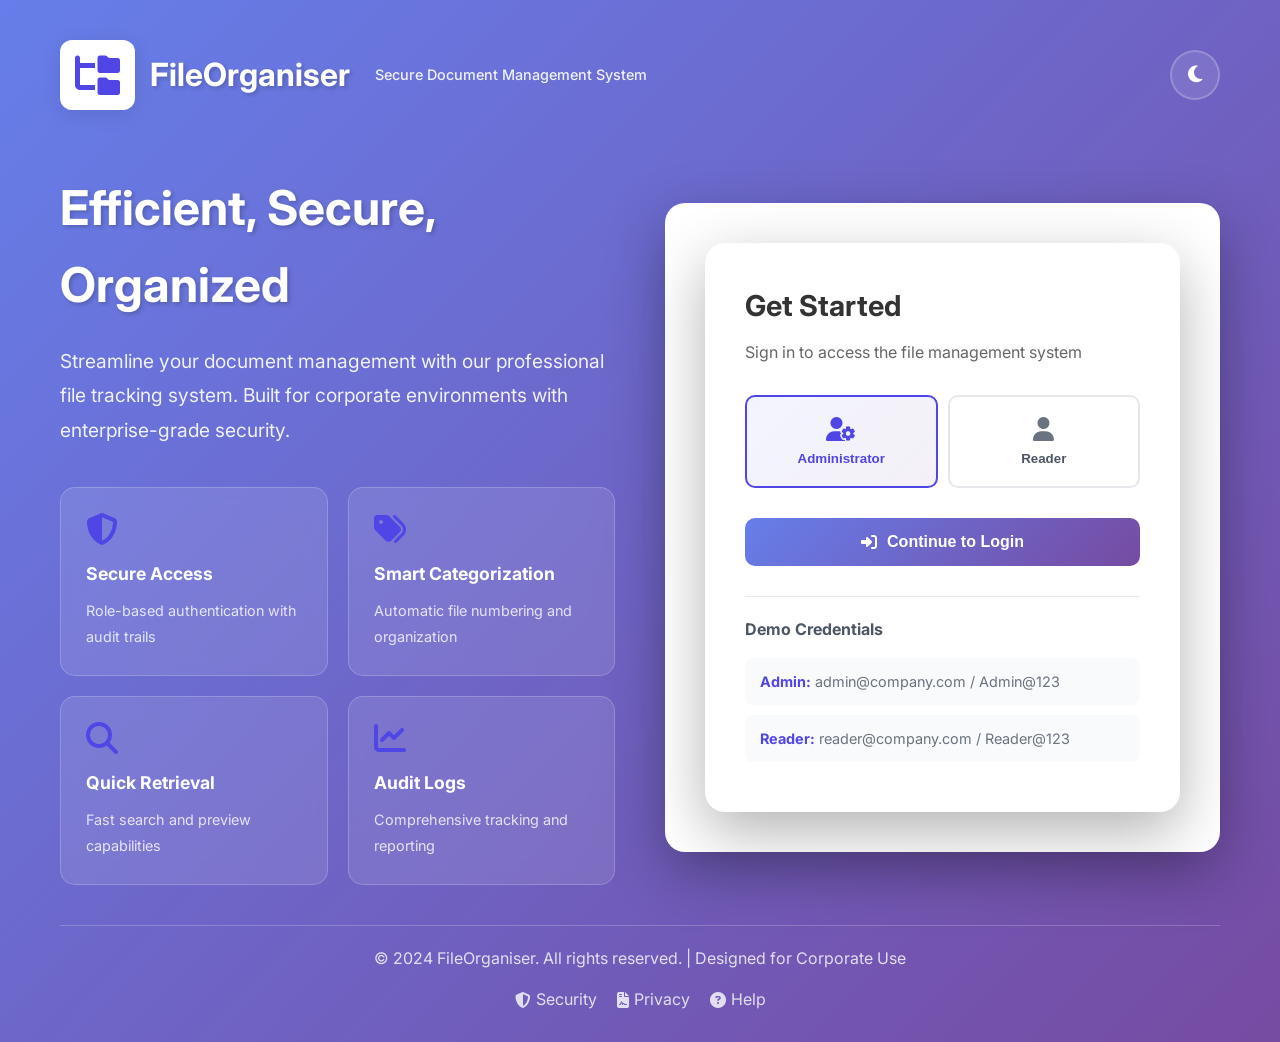
<file: frontend/index.html>
<!DOCTYPE html>
<html lang="en">
<head>
    <meta charset="UTF-8">
    <meta name="viewport" content="width=device-width, initial-scale=1.0">
    <title>FileOrganiser | Secure File Management</title>
    <link rel="stylesheet" href="css/style.css">
    <link rel="stylesheet" href="css/dark-mode.css" id="dark-mode-style" disabled>
    <link rel="stylesheet" href="https://cdnjs.cloudflare.com/ajax/libs/font-awesome/6.4.0/css/all.min.css">
    <link href="https://fonts.googleapis.com/css2?family=Inter:wght@300;400;500;600;700&display=swap" rel="stylesheet">
</head>
<body>
    <div class="container">
        <header class="header">
            <div class="logo-container">
                <i class="fas fa-folder-tree logo-icon"></i>
                <h1 class="logo-text">FileOrganiser</h1>
                <span class="logo-tagline">Secure Document Management System</span>
            </div>
            <button class="theme-toggle" id="themeToggle">
                <i class="fas fa-moon"></i>
            </button>
        </header>
        
        <main class="main-content">
            <div class="hero-section">
                <div class="hero-text">
                    <h2>Efficient, Secure, Organized</h2>
                    <p>Streamline your document management with our professional file tracking system. Built for corporate environments with enterprise-grade security.</p>
                    <div class="features-grid">
                        <div class="feature">
                            <i class="fas fa-shield-alt"></i>
                            <h4>Secure Access</h4>
                            <p>Role-based authentication with audit trails</p>
                        </div>
                        <div class="feature">
                            <i class="fas fa-tags"></i>
                            <h4>Smart Categorization</h4>
                            <p>Automatic file numbering and organization</p>
                        </div>
                        <div class="feature">
                            <i class="fas fa-search"></i>
                            <h4>Quick Retrieval</h4>
                            <p>Fast search and preview capabilities</p>
                        </div>
                        <div class="feature">
                            <i class="fas fa-chart-line"></i>
                            <h4>Audit Logs</h4>
                            <p>Comprehensive tracking and reporting</p>
                        </div>
                    </div>
                </div>
                <div class="hero-auth">
                    <div class="auth-card">
                        <h3>Get Started</h3>
                        <p>Sign in to access the file management system</p>
                        <div class="role-selection">
                            <button class="role-btn active" data-role="admin">
                                <i class="fas fa-user-cog"></i>
                                <span>Administrator</span>
                            </button>
                            <button class="role-btn" data-role="reader">
                                <i class="fas fa-user"></i>
                                <span>Reader</span>
                            </button>
                        </div>
                        <button class="btn btn-primary btn-block" id="loginBtn">
                            <i class="fas fa-sign-in-alt"></i>
                            Continue to Login
                        </button>
                        <div class="demo-info">
                            <h4>Demo Credentials</h4>
                            <div class="demo-cred">
                                <strong>Admin:</strong> admin@company.com / Admin@123
                            </div>
                            <div class="demo-cred">
                                <strong>Reader:</strong> reader@company.com / Reader@123
                            </div>
                        </div>
                    </div>
                </div>
            </div>
        </main>
        
        <footer class="footer">
            <p>&copy; 2024 FileOrganiser. All rights reserved. | Designed for Corporate Use</p>
            <p class="footer-links">
                <a href="#"><i class="fas fa-shield-alt"></i> Security</a>
                <a href="#"><i class="fas fa-file-contract"></i> Privacy</a>
                <a href="#"><i class="fas fa-question-circle"></i> Help</a>
            </p>
        </footer>
    </div>

    <script src="js/util.js"></script>
    <script>
        document.addEventListener('DOMContentLoaded', function() {
            const themeToggle = document.getElementById('themeToggle');
            const darkModeStyle = document.getElementById('dark-mode-style');
            const loginBtn = document.getElementById('loginBtn');
            const roleBtns = document.querySelectorAll('.role-btn');
            let selectedRole = 'admin';
            
            // Theme toggle
            themeToggle.addEventListener('click', function() {
                const isDark = darkModeStyle.disabled;
                darkModeStyle.disabled = !isDark;
                themeToggle.innerHTML = isDark ? 
                    '<i class="fas fa-sun"></i>' : 
                    '<i class="fas fa-moon"></i>';
                localStorage.setItem('darkMode', isDark);
            });
            
            // Restore theme preference
            if (localStorage.getItem('darkMode') === 'true') {
                darkModeStyle.disabled = false;
                themeToggle.innerHTML = '<i class="fas fa-sun"></i>';
            }
            
            // Role selection
            roleBtns.forEach(btn => {
                btn.addEventListener('click', function() {
                    roleBtns.forEach(b => b.classList.remove('active'));
                    this.classList.add('active');
                    selectedRole = this.dataset.role;
                });
            });
            
            // Login button
            loginBtn.addEventListener('click', function() {
                localStorage.setItem('selectedRole', selectedRole);
                window.location.href = 'login.html';
            });
        });
    </script>
</body>
</html>
</file>
<file: frontend/css/style.css>
/* Reset and Base Styles */
* {
    margin: 0;
    padding: 0;
    box-sizing: border-box;
}

body {
    font-family: 'Inter', -apple-system, BlinkMacSystemFont, sans-serif;
    line-height: 1.6;
    color: #333;
    background: linear-gradient(135deg, #667eea 0%, #764ba2 100%);
    min-height: 100vh;
}

.auth-page {
    background: linear-gradient(135deg, #667eea 0%, #764ba2 100%);
    min-height: 100vh;
    display: flex;
    align-items: center;
    justify-content: center;
    padding: 20px;
}

/* Container */
.container {
    max-width: 1200px;
    margin: 0 auto;
    padding: 20px;
    min-height: 100vh;
    display: flex;
    flex-direction: column;
}

/* Header */
.header {
    display: flex;
    justify-content: space-between;
    align-items: center;
    padding: 20px 0;
    margin-bottom: 40px;
}

.logo-container {
    display: flex;
    align-items: center;
    gap: 15px;
}

.logo-icon {
    font-size: 2.5rem;
    color: #4f46e5;
    background: white;
    padding: 15px;
    border-radius: 12px;
    box-shadow: 0 4px 20px rgba(0,0,0,0.1);
}

.logo-text {
    font-size: 2rem;
    font-weight: 700;
    color: white;
    text-shadow: 2px 2px 4px rgba(0,0,0,0.2);
}

.logo-tagline {
    color: rgba(255,255,255,0.9);
    font-size: 0.9rem;
    font-weight: 500;
    margin-left: 10px;
}

.theme-toggle {
    background: rgba(255,255,255,0.1);
    border: 2px solid rgba(255,255,255,0.2);
    color: white;
    width: 50px;
    height: 50px;
    border-radius: 25px;
    display: flex;
    align-items: center;
    justify-content: center;
    cursor: pointer;
    transition: all 0.3s ease;
    font-size: 1.2rem;
}

.theme-toggle:hover {
    background: rgba(255,255,255,0.2);
    transform: rotate(15deg);
}

/* Main Content */
.main-content {
    flex: 1;
}

.hero-section {
    display: grid;
    grid-template-columns: 1fr 1fr;
    gap: 50px;
    align-items: center;
}

.hero-text h2 {
    font-size: 3rem;
    color: white;
    margin-bottom: 20px;
    text-shadow: 2px 2px 4px rgba(0,0,0,0.2);
}

.hero-text p {
    font-size: 1.2rem;
    color: rgba(255,255,255,0.9);
    margin-bottom: 40px;
    line-height: 1.8;
}

.features-grid {
    display: grid;
    grid-template-columns: repeat(2, 1fr);
    gap: 20px;
    margin-top: 40px;
}

.feature {
    background: rgba(255,255,255,0.1);
    backdrop-filter: blur(10px);
    border-radius: 15px;
    padding: 25px;
    border: 1px solid rgba(255,255,255,0.2);
    transition: all 0.3s ease;
}

.feature:hover {
    transform: translateY(-5px);
    background: rgba(255,255,255,0.15);
    box-shadow: 0 10px 30px rgba(0,0,0,0.2);
}

.feature i {
    font-size: 2rem;
    color: #4f46e5;
    margin-bottom: 15px;
    display: block;
}

.feature h4 {
    color: white;
    margin-bottom: 10px;
    font-size: 1.1rem;
}

.feature p {
    color: rgba(255,255,255,0.8);
    font-size: 0.9rem;
    margin: 0;
}

/* Auth Card */
.hero-auth {
    background: white;
    border-radius: 20px;
    padding: 40px;
    box-shadow: 0 20px 60px rgba(0,0,0,0.3);
}

.auth-card h3 {
    font-size: 1.8rem;
    color: #333;
    margin-bottom: 10px;
}

.auth-card > p {
    color: #666;
    margin-bottom: 30px;
}

.role-selection {
    display: flex;
    gap: 10px;
    margin-bottom: 30px;
}

.role-btn {
    flex: 1;
    display: flex;
    flex-direction: column;
    align-items: center;
    gap: 10px;
    padding: 20px;
    border: 2px solid #e5e7eb;
    border-radius: 10px;
    background: white;
    cursor: pointer;
    transition: all 0.3s ease;
}

.role-btn.active {
    border-color: #4f46e5;
    background: linear-gradient(135deg, #667eea15 0%, #764ba215 100%);
}

.role-btn i {
    font-size: 1.5rem;
    color: #6b7280;
}

.role-btn.active i {
    color: #4f46e5;
}

.role-btn span {
    font-weight: 600;
    color: #4b5563;
}

.role-btn.active span {
    color: #4f46e5;
}

/* Buttons */
.btn {
    padding: 15px 30px;
    border: none;
    border-radius: 10px;
    font-weight: 600;
    font-size: 1rem;
    cursor: pointer;
    transition: all 0.3s ease;
    display: inline-flex;
    align-items: center;
    justify-content: center;
    gap: 10px;
}

.btn-primary {
    background: linear-gradient(135deg, #667eea 0%, #764ba2 100%);
    color: white;
}

.btn-primary:hover {
    transform: translateY(-2px);
    box-shadow: 0 10px 20px rgba(102, 126, 234, 0.4);
}

.btn-secondary {
    background: #f3f4f6;
    color: #4b5563;
}

.btn-secondary:hover {
    background: #e5e7eb;
}

.btn-block {
    width: 100%;
}

/* Demo Info */
.demo-info {
    margin-top: 30px;
    padding-top: 20px;
    border-top: 1px solid #e5e7eb;
}

.demo-info h4 {
    color: #4b5563;
    margin-bottom: 15px;
    font-size: 1rem;
}

.demo-cred {
    background: #f9fafb;
    padding: 12px 15px;
    border-radius: 8px;
    margin-bottom: 10px;
    font-size: 0.9rem;
    color: #6b7280;
}

.demo-cred strong {
    color: #4f46e5;
}

/* Footer */
.footer {
    margin-top: 40px;
    padding-top: 20px;
    border-top: 1px solid rgba(255,255,255,0.2);
    text-align: center;
    color: rgba(255,255,255,0.8);
}

.footer p {
    margin-bottom: 10px;
}

.footer-links {
    display: flex;
    justify-content: center;
    gap: 20px;
    margin-top: 15px;
}

.footer-links a {
    color: rgba(255,255,255,0.8);
    text-decoration: none;
    display: flex;
    align-items: center;
    gap: 5px;
    transition: color 0.3s ease;
}

.footer-links a:hover {
    color: white;
}

/* Auth Container */
.auth-container {
    width: 100%;
    max-width: 480px;
}

.auth-header {
    display: flex;
    justify-content: space-between;
    align-items: center;
    margin-bottom: 30px;
}

.back-home {
    color: white;
    text-decoration: none;
    display: flex;
    align-items: center;
    gap: 8px;
    font-weight: 500;
    transition: opacity 0.3s ease;
}

.back-home:hover {
    opacity: 0.9;
}

.auth-logo {
    display: flex;
    align-items: center;
    gap: 10px;
    color: white;
}

.auth-logo i {
    font-size: 2rem;
}

.auth-logo h1 {
    font-size: 1.5rem;
    font-weight: 700;
}

/* Auth Card */
.auth-card {
    background: white;
    border-radius: 20px;
    padding: 40px;
    box-shadow: 0 20px 60px rgba(0,0,0,0.3);
}

.auth-tabs {
    display: flex;
    margin-bottom: 30px;
    border-bottom: 2px solid #e5e7eb;
}

.auth-tab {
    padding: 15px 30px;
    background: none;
    border: none;
    font-size: 1rem;
    font-weight: 600;
    color: #6b7280;
    cursor: pointer;
    position: relative;
}

.auth-tab.active {
    color: #4f46e5;
}

.auth-tab.active::after {
    content: '';
    position: absolute;
    bottom: -2px;
    left: 0;
    right: 0;
    height: 2px;
    background: #4f46e5;
}

.auth-form {
    display: none;
}

.auth-form.active {
    display: block;
}

/* Role Selector */
.role-selector {
    display: flex;
    gap: 10px;
    margin-bottom: 30px;
}

.role-option {
    flex: 1;
    display: flex;
    flex-direction: column;
    align-items: center;
    gap: 10px;
    padding: 20px;
    border: 2px solid #e5e7eb;
    border-radius: 10px;
    background: white;
    cursor: pointer;
    transition: all 0.3s ease;
}

.role-option.active {
    border-color: #4f46e5;
    background: linear-gradient(135deg, #667eea15 0%, #764ba215 100%);
}

.role-option i {
    font-size: 1.5rem;
    color: #6b7280;
}

.role-option.active i {
    color: #4f46e5;
}

.role-option span {
    font-weight: 600;
    color: #4b5563;
}

.role-option.active span {
    color: #4f46e5;
}

/* Form Styles */
.form-group {
    margin-bottom: 25px;
}

.form-group label {
    display: flex;
    align-items: center;
    gap: 10px;
    margin-bottom: 8px;
    font-weight: 600;
    color: #374151;
}

.form-group label i {
    color: #6b7280;
}

.form-group input,
.form-group select {
    width: 100%;
    padding: 15px;
    border: 2px solid #e5e7eb;
    border-radius: 10px;
    font-size: 1rem;
    transition: all 0.3s ease;
}

.form-group input:focus,
.form-group select:focus {
    outline: none;
    border-color: #4f46e5;
    box-shadow: 0 0 0 3px rgba(79, 70, 229, 0.1);
}

.password-input {
    position: relative;
}

.password-toggle {
    position: absolute;
    right: 15px;
    top: 50%;
    transform: translateY(-50%);
    background: none;
    border: none;
    color: #6b7280;
    cursor: pointer;
    padding: 5px;
}

/* Form Options */
.form-options {
    display: flex;
    justify-content: space-between;
    align-items: center;
    margin-bottom: 25px;
}

.checkbox {
    display: flex;
    align-items: center;
    gap: 8px;
    cursor: pointer;
}

.checkbox input {
    width: 18px;
    height: 18px;
    accent-color: #4f46e5;
}

.checkbox span {
    color: #4b5563;
    font-size: 0.9rem;
}

.forgot-link {
    color: #4f46e5;
    text-decoration: none;
    font-size: 0.9rem;
    font-weight: 500;
}

.forgot-link:hover {
    text-decoration: underline;
}

/* Form Steps */
.form-steps {
    display: flex;
    justify-content: space-between;
    margin-bottom: 30px;
    position: relative;
}

.form-steps::before {
    content: '';
    position: absolute;
    top: 15px;
    left: 10%;
    right: 10%;
    height: 2px;
    background: #e5e7eb;
    z-index: 1;
}

.step {
    display: flex;
    flex-direction: column;
    align-items: center;
    gap: 10px;
    position: relative;
    z-index: 2;
}

.step-number {
    width: 30px;
    height: 30px;
    border-radius: 50%;
    background: #e5e7eb;
    display: flex;
    align-items: center;
    justify-content: center;
    font-weight: 600;
    color: #6b7280;
    transition: all 0.3s ease;
}

.step.active .step-number {
    background: #4f46e5;
    color: white;
}

.step-text {
    font-size: 0.8rem;
    color: #6b7280;
    font-weight: 500;
}

.step.active .step-text {
    color: #4f46e5;
}

.form-step {
    display: none;
}

.form-step.active {
    display: block;
}

/* Form Actions */
.form-actions {
    display: flex;
    gap: 15px;
    margin-top: 30px;
}

.form-actions .btn {
    flex: 1;
}

/* Demo Credentials */
.demo-credentials {
    margin-top: 30px;
    padding-top: 20px;
    border-top: 1px solid #e5e7eb;
}

.demo-credentials h4 {
    color: #4b5563;
    margin-bottom: 15px;
    font-size: 1rem;
}

.demo-item {
    background: #f9fafb;
    padding: 12px 15px;
    border-radius: 8px;
    margin-bottom: 10px;
    font-size: 0.9rem;
    color: #6b7280;
}

.demo-item strong {
    color: #4f46e5;
}

/* Back to Login */
.back-to-login {
    margin-top: 30px;
    text-align: center;
}

.back-link {
    color: #4f46e5;
    text-decoration: none;
    display: inline-flex;
    align-items: center;
    gap: 8px;
    font-weight: 500;
}

.back-link:hover {
    text-decoration: underline;
}

/* Auth Footer */
.auth-footer {
    margin-top: 30px;
    padding-top: 20px;
    border-top: 1px solid #e5e7eb;
    text-align: center;
}

.auth-footer p {
    color: #6b7280;
    font-size: 0.9rem;
    margin-bottom: 10px;
}

.auth-footer a {
    color: #4f46e5;
    text-decoration: none;
}

.auth-footer a:hover {
    text-decoration: underline;
}

.security-note {
    display: flex;
    align-items: center;
    justify-content: center;
    gap: 8px;
    color: #059669;
    font-weight: 500;
}

/* Responsive Design */
@media (max-width: 768px) {
    .hero-section {
        grid-template-columns: 1fr;
    }
    
    .features-grid {
        grid-template-columns: 1fr;
    }
    
    .auth-container {
        padding: 10px;
    }
    
    .auth-card {
        padding: 20px;
    }
}
</file>
<file: frontend/css/dark-mode.css>
/* Dark Mode Styles */
body {
    background: linear-gradient(135deg, #1e293b 0%, #0f172a 100%);
    color: #e2e8f0;
}

.auth-page {
    background: linear-gradient(135deg, #1e293b 0%, #0f172a 100%);
}

.logo-text {
    color: #f1f5f9;
}

.logo-tagline {
    color: rgba(241, 245, 249, 0.8);
}

.theme-toggle {
    background: rgba(255,255,255,0.05);
    border-color: rgba(255,255,255,0.1);
    color: #f1f5f9;
}

.theme-toggle:hover {
    background: rgba(255,255,255,0.1);
}

.hero-text h2 {
    color: #f1f5f9;
}

.hero-text p {
    color: rgba(241, 245, 249, 0.8);
}

.feature {
    background: rgba(30, 41, 59, 0.5);
    border-color: rgba(255,255,255,0.1);
}

.feature:hover {
    background: rgba(30, 41, 59, 0.7);
}

.feature h4 {
    color: #f1f5f9;
}

.feature p {
    color: rgba(241, 245, 249, 0.7);
}

.hero-auth {
    background: #1e293b;
    box-shadow: 0 20px 60px rgba(0,0,0,0.5);
}

.auth-card h3 {
    color: #f1f5f9;
}

.auth-card > p {
    color: #94a3b8;
}

.role-btn {
    background: #334155;
    border-color: #475569;
}

.role-btn i {
    color: #94a3b8;
}

.role-btn span {
    color: #cbd5e1;
}

.role-btn.active {
    background: linear-gradient(135deg, #4f46e530 0%, #7c3aed30 100%);
    border-color: #4f46e5;
}

.role-btn.active i,
.role-btn.active span {
    color: #818cf8;
}

.demo-info {
    border-color: #475569;
}

.demo-cred {
    background: #334155;
    color: #94a3b8;
}

.demo-cred strong {
    color: #818cf8;
}

.footer {
    border-color: rgba(255,255,255,0.1);
    color: rgba(241, 245, 249, 0.7);
}

.footer-links a {
    color: rgba(241, 245, 249, 0.7);
}

.footer-links a:hover {
    color: #f1f5f9;
}

.back-home {
    color: #f1f5f9;
}

.auth-logo {
    color: #f1f5f9;
}

.auth-card {
    background: #1e293b;
    box-shadow: 0 20px 60px rgba(0,0,0,0.5);
}

.auth-tabs {
    border-color: #475569;
}

.auth-tab {
    color: #94a3b8;
}

.auth-tab.active {
    color: #818cf8;
}

.role-option {
    background: #334155;
    border-color: #475569;
}

.role-option i {
    color: #94a3b8;
}

.role-option span {
    color: #cbd5e1;
}

.role-option.active {
    background: linear-gradient(135deg, #4f46e530 0%, #7c3aed30 100%);
    border-color: #4f46e5;
}

.role-option.active i,
.role-option.active span {
    color: #818cf8;
}

.form-group label {
    color: #e2e8f0;
}

.form-group label i {
    color: #94a3b8;
}

.form-group input,
.form-group select {
    background: #334155;
    border-color: #475569;
    color: #f1f5f9;
}

.form-group input:focus,
.form-group select:focus {
    border-color: #4f46e5;
    box-shadow: 0 0 0 3px rgba(79, 70, 229, 0.2);
}

.form-group input::placeholder {
    color: #64748b;
}

.password-toggle {
    color: #94a3b8;
}

.checkbox span {
    color: #cbd5e1;
}

.forgot-link {
    color: #818cf8;
}

.form-steps::before {
    background: #475569;
}

.step-number {
    background: #475569;
    color: #94a3b8;
}

.step.active .step-number {
    background: #4f46e5;
    color: white;
}

.step-text {
    color: #94a3b8;
}

.step.active .step-text {
    color: #818cf8;
}

.form-hint {
    color: #94a3b8;
}

.demo-credentials {
    border-color: #475569;
}

.demo-credentials h4 {
    color: #cbd5e1;
}

.demo-item {
    background: #334155;
    color: #94a3b8;
}

.demo-item strong {
    color: #818cf8;
}

.back-link {
    color: #818cf8;
}

.auth-footer {
    border-color: #475569;
}

.auth-footer p {
    color: #94a3b8;
}

.auth-footer a {
    color: #818cf8;
}

.security-note {
    color: #10b981;
}

/* Button adjustments for dark mode */
.btn-secondary {
    background: #475569;
    color: #e2e8f0;
}

.btn-secondary:hover {
    background: #4b5563;
}
</file>
